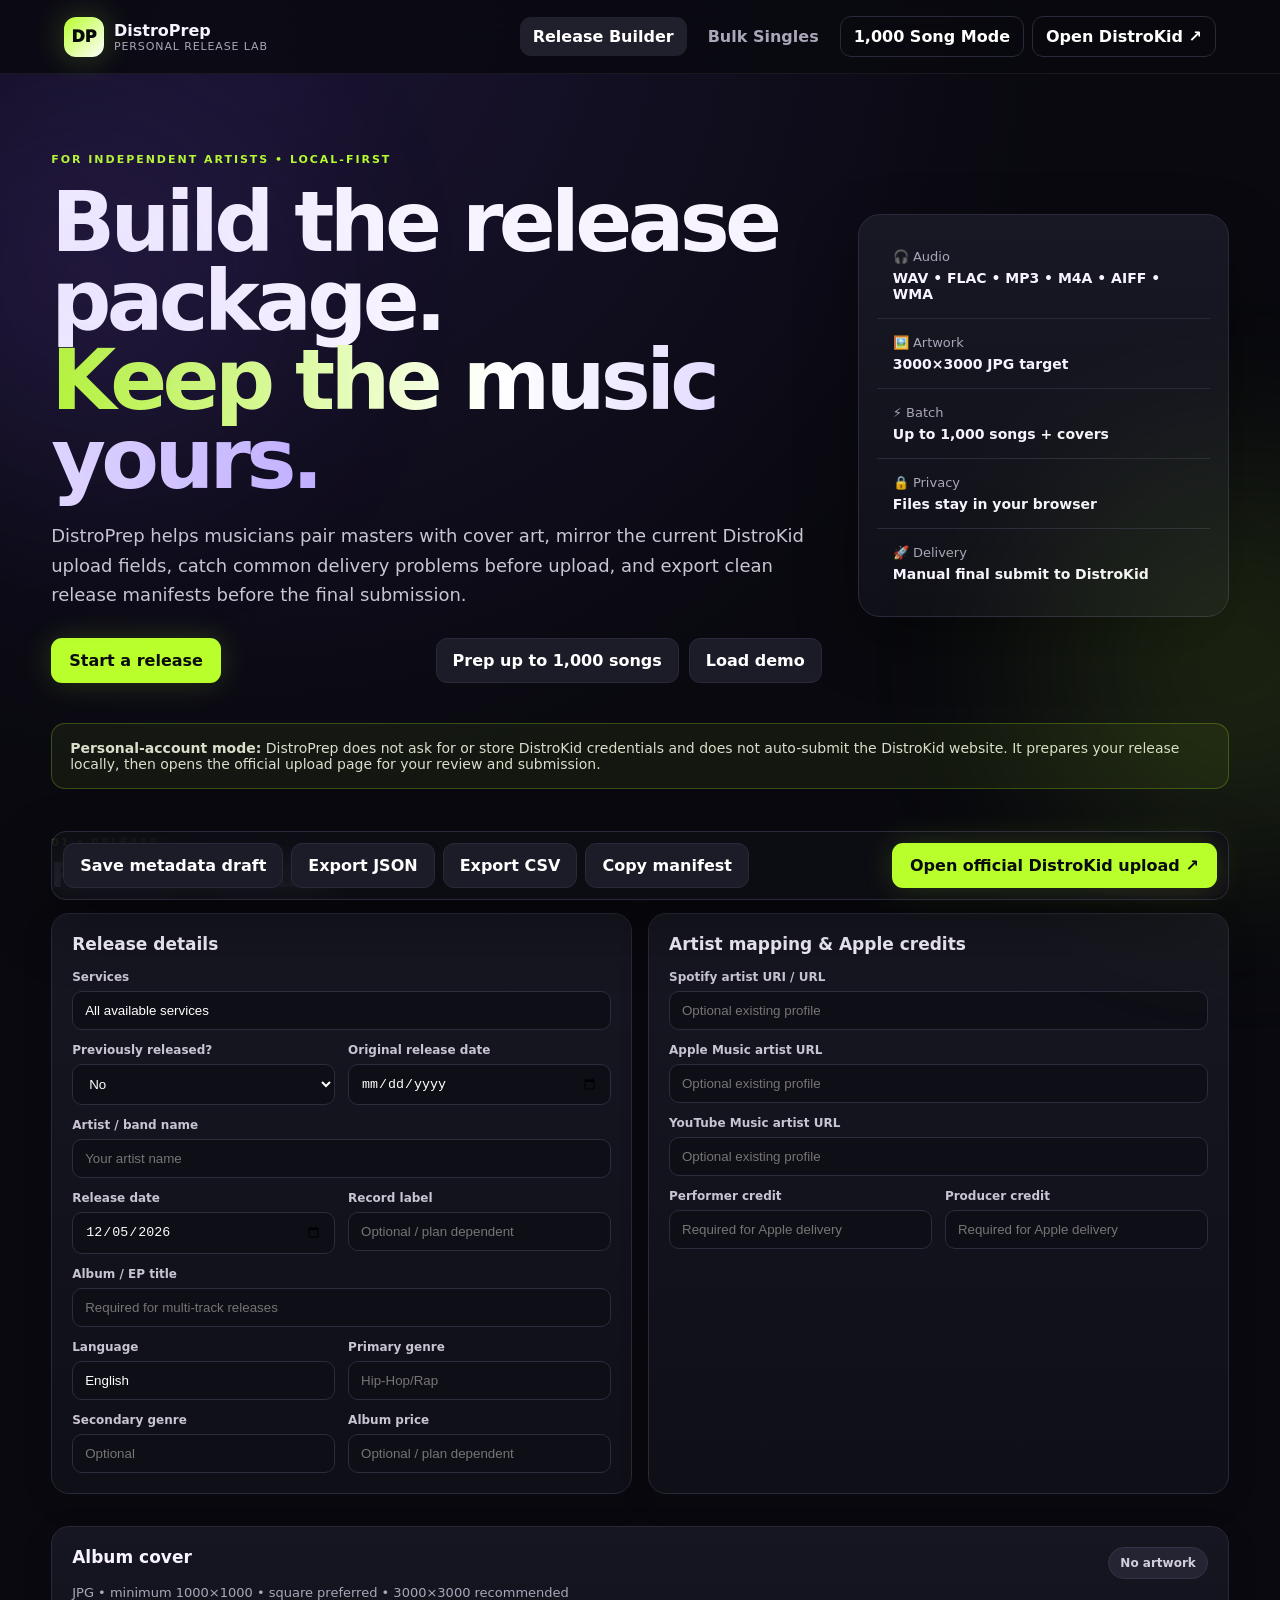
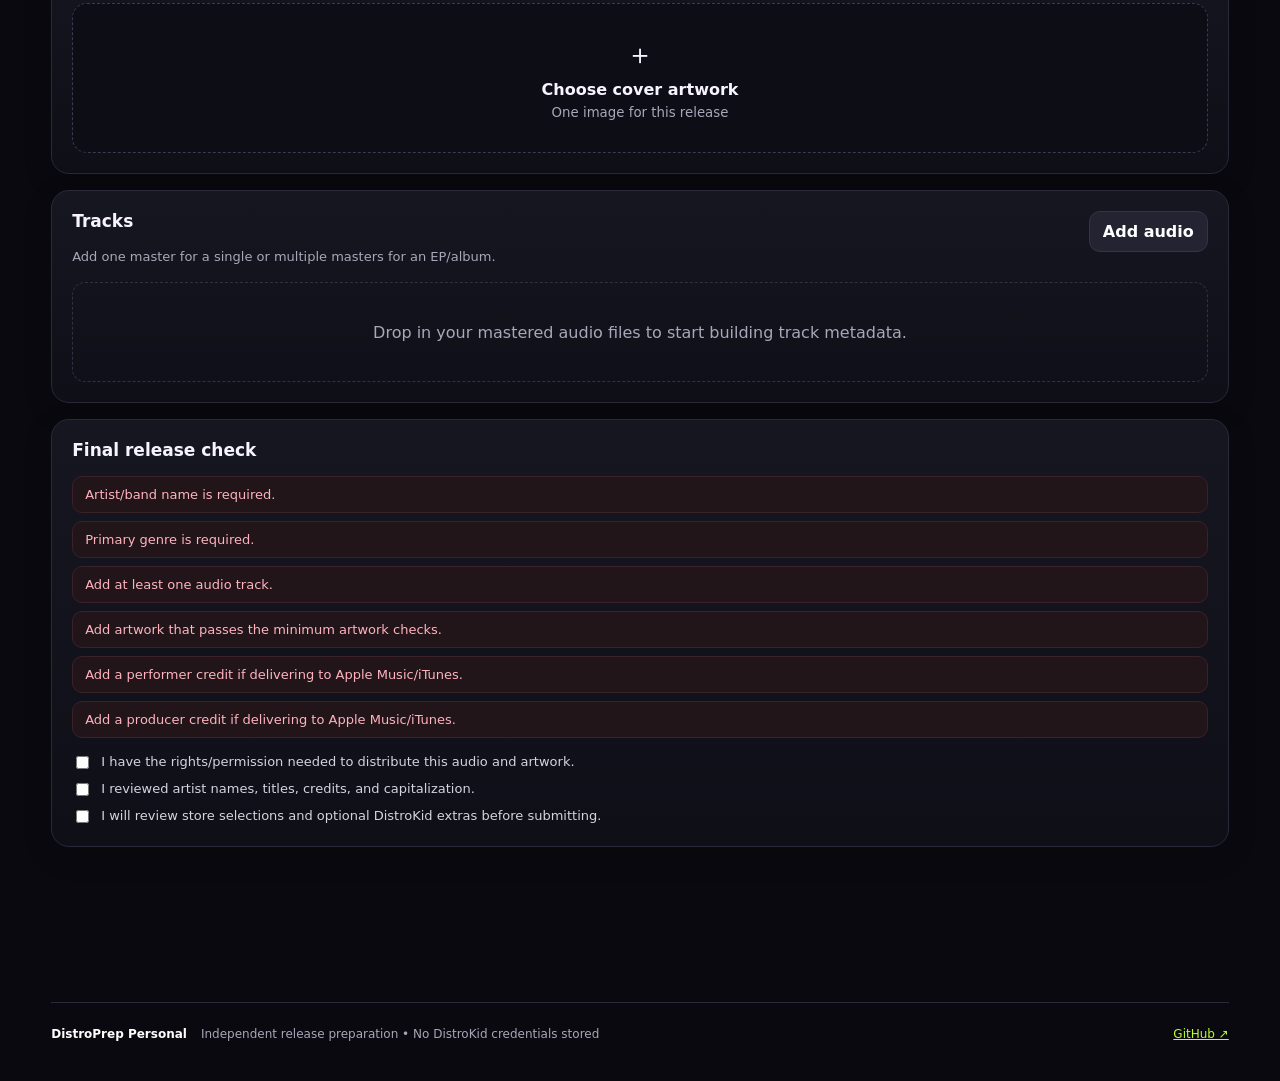
<file: index.html>
<!doctype html>
<html lang="en">
<head>
  <meta charset="utf-8" />
  <meta name="viewport" content="width=device-width, initial-scale=1" />
  <meta name="theme-color" content="#0b0b12" />
  <meta name="description" content="DistroPrep Personal — prepare, validate, pair, and export music releases before submitting them through DistroKid." />
  <title>DistroPrep Personal</title>
  <link rel="stylesheet" href="./styles.css" />
</head>
<body>
  <div class="ambient ambient-a"></div><div class="ambient ambient-b"></div>
  <header class="topbar">
    <a class="brand" href="#top" aria-label="DistroPrep home"><span class="brand-mark">DP</span><span><strong>DistroPrep</strong><small>Personal Release Lab</small></span></a>
    <nav>
      <button class="nav-button active" data-tab="builder">Release Builder</button>
      <button class="nav-button" data-tab="bulk">Bulk Singles</button>
      <a class="ghost-link" href="./bulk1000.html">1,000 Song Mode</a>
      <a class="ghost-link" href="https://distrokid.com/new/" target="_blank" rel="noopener noreferrer">Open DistroKid ↗</a>
    </nav>
  </header>

  <main id="top" class="shell">
    <section class="hero">
      <div>
        <span class="eyebrow">FOR INDEPENDENT ARTISTS • LOCAL-FIRST</span>
        <h1>Build the release package.<br><span>Keep the music yours.</span></h1>
        <p>DistroPrep helps musicians pair masters with cover art, mirror the current DistroKid upload fields, catch common delivery problems before upload, and export clean release manifests before the final submission.</p>
        <div class="hero-actions">
          <button class="primary" data-scroll="#workspace">Start a release</button>
          <a class="secondary button-link" href="./bulk1000.html">Prep up to 1,000 songs</a>
          <button class="secondary" id="load-demo">Load demo</button>
        </div>
      </div>
      <aside class="hero-card">
        <div class="meter-row"><span>🎧 Audio</span><b>WAV • FLAC • MP3 • M4A • AIFF • WMA</b></div>
        <div class="meter-row"><span>🖼️ Artwork</span><b>3000×3000 JPG target</b></div>
        <div class="meter-row"><span>⚡ Batch</span><b>Up to 1,000 songs + covers</b></div>
        <div class="meter-row"><span>🔒 Privacy</span><b>Files stay in your browser</b></div>
        <div class="meter-row"><span>🚀 Delivery</span><b>Manual final submit to DistroKid</b></div>
      </aside>
    </section>

    <section class="notice">
      <strong>Personal-account mode:</strong> DistroPrep does not ask for or store DistroKid credentials and does not auto-submit the DistroKid website. It prepares your release locally, then opens the official upload page for your review and submission.
    </section>

    <section id="workspace" class="workspace">
      <div id="builder-tab" class="tab-panel active">
        <div class="section-heading"><div><span class="eyebrow">01 • RELEASE</span><h2>Release Builder</h2></div><div class="status-chip" id="release-status">Needs setup</div></div>

        <div class="grid two">
          <article class="panel">
            <h3>Release details</h3>
            <div class="form-grid">
              <label class="span-2">Services <input id="services" value="All available services" /></label>
              <label>Previously released?
                <select id="previously-released"><option value="no">No</option><option value="yes">Yes</option></select>
              </label>
              <label>Original release date <input id="original-date" type="date" /></label>
              <label class="span-2">Artist / band name <input id="artist-name" placeholder="Your artist name" /></label>
              <label>Release date <input id="release-date" type="date" /></label>
              <label>Record label <input id="record-label" placeholder="Optional / plan dependent" /></label>
              <label class="span-2">Album / EP title <input id="release-title" placeholder="Required for multi-track releases" /></label>
              <label>Language <input id="language" value="English" /></label>
              <label>Primary genre <input id="primary-genre" placeholder="Hip-Hop/Rap" /></label>
              <label>Secondary genre <input id="secondary-genre" placeholder="Optional" /></label>
              <label>Album price <input id="album-price" placeholder="Optional / plan dependent" /></label>
            </div>
          </article>

          <article class="panel">
            <h3>Artist mapping & Apple credits</h3>
            <div class="form-grid">
              <label class="span-2">Spotify artist URI / URL <input id="spotify-artist" placeholder="Optional existing profile" /></label>
              <label class="span-2">Apple Music artist URL <input id="apple-artist" placeholder="Optional existing profile" /></label>
              <label class="span-2">YouTube Music artist URL <input id="youtube-artist" placeholder="Optional existing profile" /></label>
              <label>Performer credit <input id="performer-credit" placeholder="Required for Apple delivery" /></label>
              <label>Producer credit <input id="producer-credit" placeholder="Required for Apple delivery" /></label>
            </div>
          </article>
        </div>

        <article class="panel upload-panel">
          <div class="panel-title-row"><div><h3>Album cover</h3><p>JPG • minimum 1000×1000 • square preferred • 3000×3000 recommended</p></div><span id="artwork-badge" class="mini-badge">No artwork</span></div>
          <label class="dropzone" id="art-dropzone"><input id="artwork-input" type="file" accept="image/jpeg,image/png" /><span class="drop-icon">＋</span><strong>Choose cover artwork</strong><small>One image for this release</small></label>
          <div id="artwork-preview" class="artwork-preview hidden"></div>
        </article>

        <article class="panel">
          <div class="panel-title-row"><div><h3>Tracks</h3><p>Add one master for a single or multiple masters for an EP/album.</p></div><label class="file-button">Add audio<input id="audio-input" type="file" multiple accept="audio/*,.wav,.flac,.mp3,.m4a,.aiff,.aif,.wma" /></label></div>
          <div id="track-list" class="track-list empty-state"><p>Drop in your mastered audio files to start building track metadata.</p></div>
        </article>

        <article class="panel">
          <h3>Final release check</h3>
          <div id="validation-summary" class="validation-summary"><p>Add release metadata, artwork, and audio to run validation.</p></div>
          <div class="checklist-grid">
            <label><input type="checkbox" id="rights-check" /> I have the rights/permission needed to distribute this audio and artwork.</label>
            <label><input type="checkbox" id="spelling-check" /> I reviewed artist names, titles, credits, and capitalization.</label>
            <label><input type="checkbox" id="stores-check" /> I will review store selections and optional DistroKid extras before submitting.</label>
          </div>
        </article>

        <div class="action-bar">
          <button class="secondary" id="save-draft">Save metadata draft</button>
          <button class="secondary" id="export-json">Export JSON</button>
          <button class="secondary" id="export-csv">Export CSV</button>
          <button class="secondary" id="copy-manifest">Copy manifest</button>
          <a class="primary button-link" href="https://distrokid.com/new/" target="_blank" rel="noopener noreferrer">Open official DistroKid upload ↗</a>
        </div>
      </div>

      <div id="bulk-tab" class="tab-panel">
        <div class="section-heading"><div><span class="eyebrow">02 • BULK</span><h2>Bulk Singles Queue</h2></div><div class="status-chip" id="bulk-status">0 matched</div></div>
        <section class="notice" style="margin-bottom:16px"><strong>Large catalog?</strong> Use the dedicated <a href="./bulk1000.html">1,000 Song Mode</a> for whole-folder intake, previous-release metadata inheritance, smart art matching, filtering, pagination, and manual rematching.</section>
        <div class="grid two">
          <article class="panel">
            <h3>Defaults for every single</h3>
            <div class="form-grid">
              <label class="span-2">Artist / band name <input id="bulk-artist" placeholder="Artist name" /></label>
              <label>Record label <input id="bulk-label" /></label>
              <label>Release date <input id="bulk-date" type="date" /></label>
              <label>Language <input id="bulk-language" value="English" /></label>
              <label>Primary genre <input id="bulk-genre" /></label>
              <label>Songwriter real name(s) <input id="bulk-songwriters" placeholder="Legal names" /></label>
              <label>Producer credit <input id="bulk-producer" /></label>
            </div>
          </article>
          <article class="panel">
            <h3>Filename matching</h3>
            <p class="muted">DistroPrep pairs audio and art by normalized filename. Example: <code>01 Neon Rain.wav</code> matches <code>Neon Rain Cover.jpg</code>.</p>
            <div class="tip-list"><span>✓ track numbers ignored</span><span>✓ “cover” / “artwork” suffixes ignored</span><span>✓ spaces, underscores, and hyphens normalized</span></div>
          </article>
        </div>

        <div class="grid two">
          <article class="panel upload-panel"><h3>1. Add masters</h3><label class="dropzone"><input id="bulk-audio-input" type="file" multiple accept="audio/*,.wav,.flac,.mp3,.m4a,.aiff,.aif,.wma" /><span class="drop-icon">🎵</span><strong>Select multiple audio files</strong></label></article>
          <article class="panel upload-panel"><h3>2. Add covers</h3><label class="dropzone"><input id="bulk-art-input" type="file" multiple accept="image/jpeg,image/png" /><span class="drop-icon">🖼️</span><strong>Select multiple cover files</strong></label></article>
        </div>

        <article class="panel">
          <div class="panel-title-row"><div><h3>Matched release queue</h3><p>Each row becomes one prepared single manifest.</p></div><button class="secondary" id="bulk-export">Export queue JSON</button></div>
          <div id="bulk-list" class="bulk-list empty-state"><p>Add audio and artwork to build the queue.</p></div>
        </article>
      </div>
    </section>
  </main>

  <footer><strong>DistroPrep Personal</strong><span>Independent release preparation • No DistroKid credentials stored</span><a href="https://github.com/sonoxo/distroprep" target="_blank" rel="noopener noreferrer">GitHub ↗</a></footer>

  <template id="track-template">
    <article class="track-card">
      <div class="track-head"><div><span class="track-number"></span><strong class="track-filename"></strong><small class="track-filemeta"></small></div><button class="icon-button remove-track" title="Remove track">×</button></div>
      <div class="form-grid">
        <label class="span-2">Song title <input data-field="title" /></label>
        <label>Additional artist role <select data-field="collabRole"><option value="">None</option><option>Featured artist</option><option>Remixer</option><option>Additional primary artist</option></select></label>
        <label>Additional artist name <input data-field="collabName" /></label>
        <label>Version info <input data-field="version" placeholder="Live, Acoustic, Remix…" /></label>
        <label>Existing ISRC <input data-field="isrc" placeholder="Optional / plan dependent" /></label>
        <label>Songwriter type <select data-field="songwriterType"><option value="original">Original song</option><option value="cover">Cover song</option></select></label>
        <label>Songwriter(s) real name <input data-field="songwriters" /></label>
        <label class="cover-field hidden">Original artist <input data-field="originalArtist" /></label>
        <label class="cover-field hidden">Original song title <input data-field="originalTitle" /></label>
        <label>Explicit lyrics? <select data-field="explicit"><option value="no">No</option><option value="yes">Yes</option></select></label>
        <label>Radio edit? <select data-field="radioEdit"><option value="no">No</option><option value="yes">Yes</option></select></label>
        <label>Instrumental? <select data-field="instrumental"><option value="no">No</option><option value="yes">Yes</option></select></label>
        <label>Apple Digital Master? <select data-field="appleDigitalMaster"><option value="no">No</option><option value="yes">Yes</option></select></label>
        <label>Preview start <input data-field="previewStart" placeholder="e.g. 0:42" /></label>
        <label>Track price <select data-field="trackPrice"><option value="">Default</option><option>$0.69</option><option>$0.99</option><option>$1.29</option></select></label>
      </div>
      <div class="file-validation"></div>
    </article>
  </template>

  <script type="module" src="./app.js"></script>
</body>
</html>
</file>
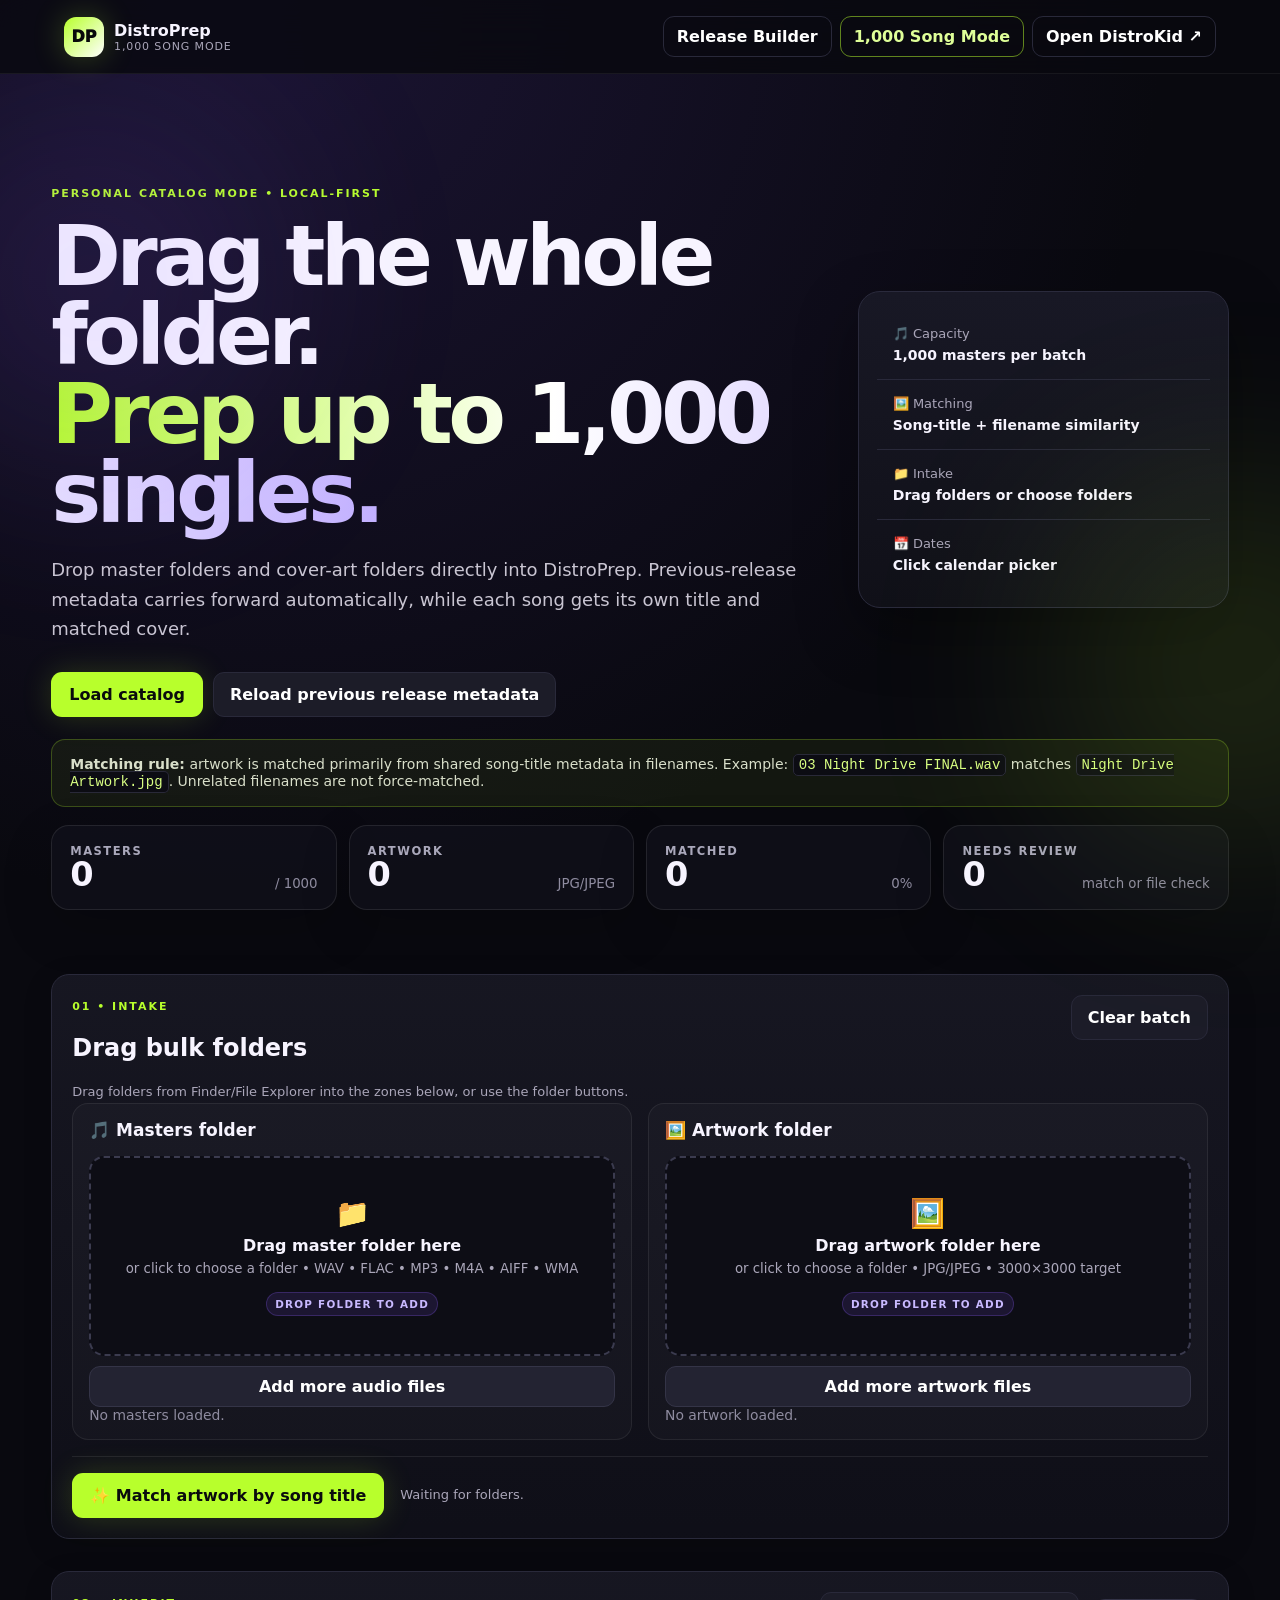
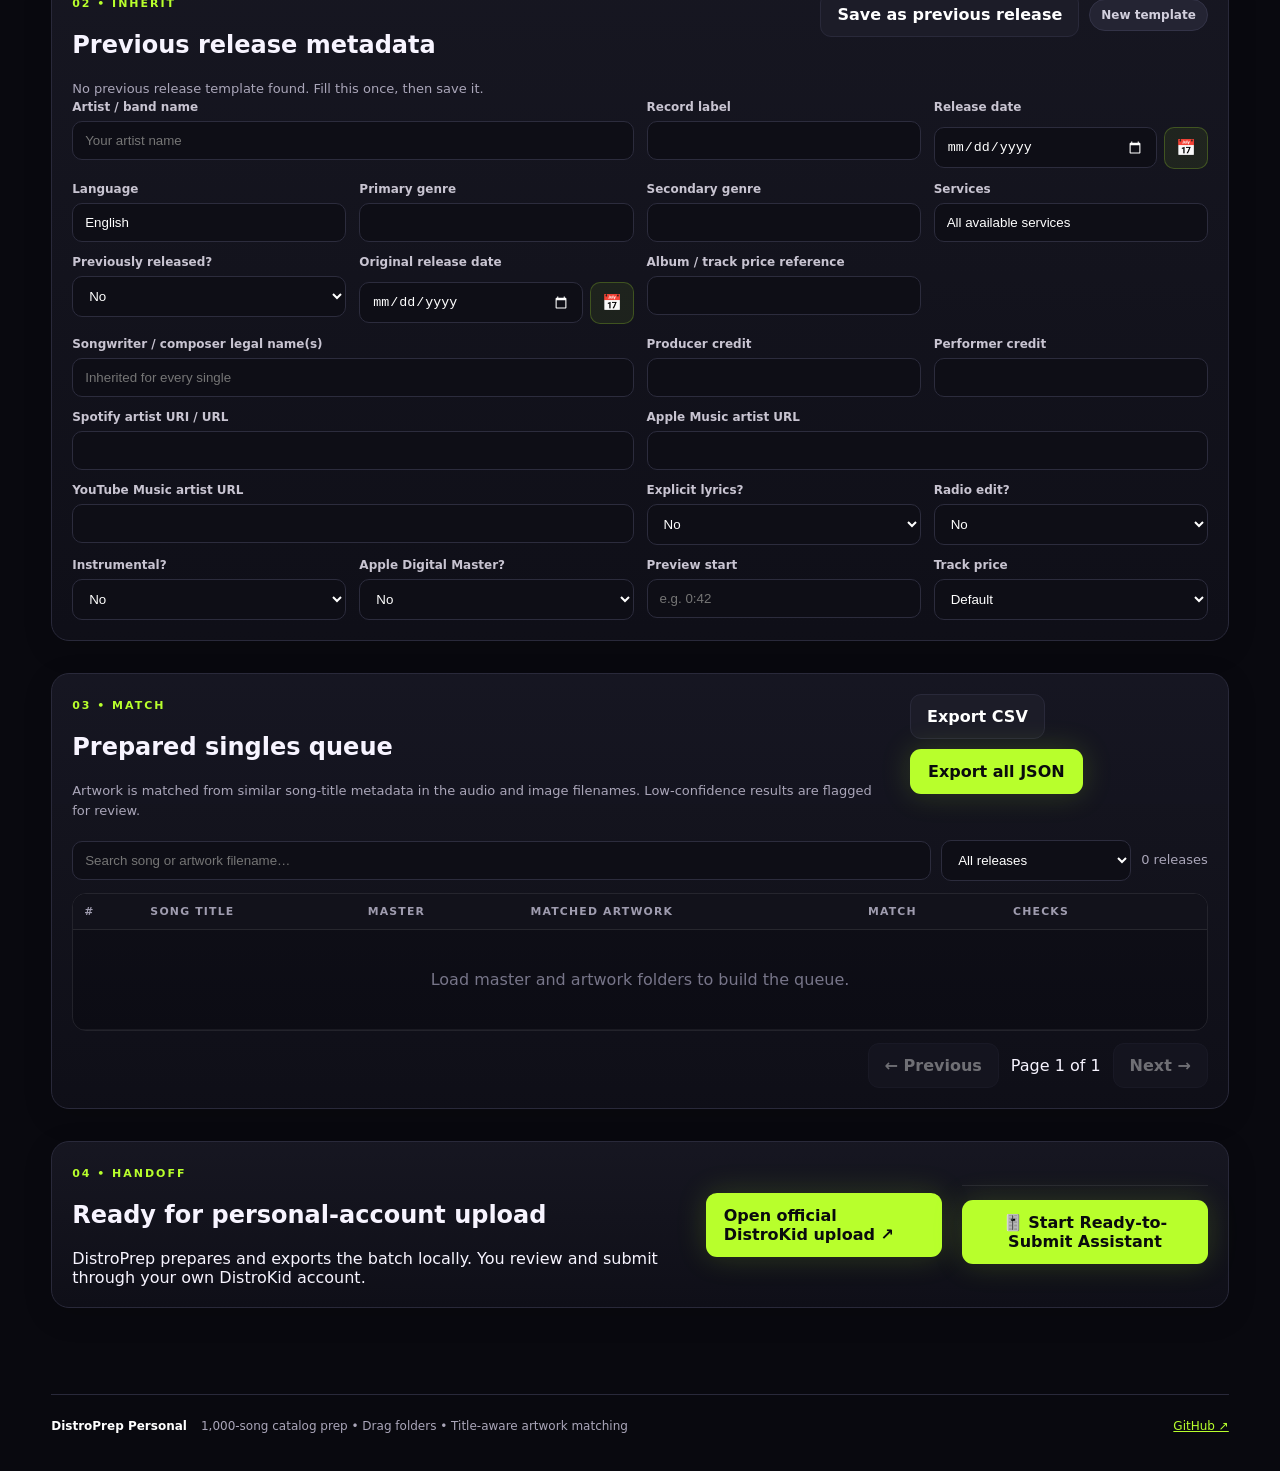
<file: bulk1000.html>
<!doctype html>
<html lang="en">
<head>
  <meta charset="utf-8" />
  <meta name="viewport" content="width=device-width, initial-scale=1" />
  <meta name="theme-color" content="#0b0b12" />
  <meta name="description" content="DistroPrep 1000 Song Mode — drag bulk master and artwork folders, inherit prior release metadata, and smart-match cover filenames to song titles." />
  <title>DistroPrep • 1,000 Song Mode</title>
  <link rel="stylesheet" href="./styles.css" />
  <link rel="stylesheet" href="./bulk1000.css" />
</head>
<body>
  <div class="ambient ambient-a"></div><div class="ambient ambient-b"></div>
  <header class="topbar">
    <a class="brand" href="./index.html" aria-label="DistroPrep home"><span class="brand-mark">DP</span><span><strong>DistroPrep</strong><small>1,000 Song Mode</small></span></a>
    <nav>
      <a class="ghost-link" href="./index.html">Release Builder</a>
      <a class="ghost-link active-link" href="./bulk1000.html">1,000 Song Mode</a>
      <a class="ghost-link" href="https://distrokid.com/new/" target="_blank" rel="noopener noreferrer">Open DistroKid ↗</a>
    </nav>
  </header>

  <main class="shell batch-shell">
    <section class="hero batch-hero">
      <div>
        <span class="eyebrow">PERSONAL CATALOG MODE • LOCAL-FIRST</span>
        <h1>Drag the whole folder.<br><span>Prep up to 1,000 singles.</span></h1>
        <p>Drop master folders and cover-art folders directly into DistroPrep. Previous-release metadata carries forward automatically, while each song gets its own title and matched cover.</p>
        <div class="hero-actions">
          <button class="primary" id="jump-intake">Load catalog</button>
          <button class="secondary" id="load-previous">Reload previous release metadata</button>
        </div>
      </div>
      <aside class="hero-card batch-meter">
        <div class="meter-row"><span>🎵 Capacity</span><b>1,000 masters per batch</b></div>
        <div class="meter-row"><span>🖼️ Matching</span><b>Song-title + filename similarity</b></div>
        <div class="meter-row"><span>📁 Intake</span><b>Drag folders or choose folders</b></div>
        <div class="meter-row"><span>📅 Dates</span><b>Click calendar picker</b></div>
      </aside>
    </section>

    <section class="notice batch-notice">
      <strong>Matching rule:</strong> artwork is matched primarily from shared song-title metadata in filenames. Example: <code>03 Night Drive FINAL.wav</code> matches <code>Night Drive Artwork.jpg</code>. Unrelated filenames are not force-matched.
    </section>

    <section class="batch-stats" aria-label="Batch status">
      <article><span>Masters</span><strong id="stat-audio">0</strong><small>/ 1000</small></article>
      <article><span>Artwork</span><strong id="stat-art">0</strong><small>JPG/JPEG</small></article>
      <article><span>Matched</span><strong id="stat-matched">0</strong><small id="stat-match-rate">0%</small></article>
      <article><span>Needs review</span><strong id="stat-review">0</strong><small>match or file check</small></article>
    </section>

    <section class="workspace batch-workspace">
      <article class="panel" id="intake">
        <div class="panel-title-row">
          <div><span class="eyebrow">01 • INTAKE</span><h2>Drag bulk folders</h2><p>Drag folders from Finder/File Explorer into the zones below, or use the folder buttons.</p></div>
          <button class="secondary" id="clear-batch">Clear batch</button>
        </div>

        <div class="grid two batch-upload-grid">
          <section class="upload-panel compact-upload">
            <h3>🎵 Masters folder</h3>
            <label class="dropzone folder-zone drag-folder-zone" id="audio-drop-zone">
              <input id="audio-folder-input" type="file" webkitdirectory directory multiple />
              <span class="drop-icon">📁</span>
              <strong>Drag master folder here</strong>
              <small>or click to choose a folder • WAV • FLAC • MP3 • M4A • AIFF • WMA</small>
              <span class="drop-hint">DROP FOLDER TO ADD</span>
            </label>
            <label class="file-button wide-file-button">Add more audio files<input id="audio-files-input" type="file" multiple accept="audio/*,.wav,.flac,.mp3,.m4a,.aiff,.aif,.wma" /></label>
            <p class="intake-message" id="audio-message">No masters loaded.</p>
          </section>

          <section class="upload-panel compact-upload">
            <h3>🖼️ Artwork folder</h3>
            <label class="dropzone folder-zone drag-folder-zone" id="art-drop-zone">
              <input id="art-folder-input" type="file" webkitdirectory directory multiple />
              <span class="drop-icon">🖼️</span>
              <strong>Drag artwork folder here</strong>
              <small>or click to choose a folder • JPG/JPEG • 3000×3000 target</small>
              <span class="drop-hint">DROP FOLDER TO ADD</span>
            </label>
            <label class="file-button wide-file-button">Add more artwork files<input id="art-files-input" type="file" multiple accept="image/jpeg,.jpg,.jpeg" /></label>
            <p class="intake-message" id="art-message">No artwork loaded.</p>
          </section>
        </div>

        <div class="batch-toolbar">
          <button class="primary" id="smart-match">✨ Match artwork by song title</button>
          <span id="processing-status" class="muted">Waiting for folders.</span>
        </div>
      </article>

      <article class="panel">
        <div class="panel-title-row">
          <div><span class="eyebrow">02 • INHERIT</span><h2>Previous release metadata</h2><p id="template-source">No previous release template found yet.</p></div>
          <div class="template-actions"><button class="secondary" id="save-template">Save as previous release</button><span class="status-chip" id="template-status">Template unlocked</span></div>
        </div>

        <div class="form-grid batch-meta-grid">
          <label class="span-2">Artist / band name <input data-template="artistName" placeholder="Your artist name" /></label>
          <label>Record label <input data-template="recordLabel" /></label>
          <label>Release date
            <span class="date-control"><input id="bulk-release-date" data-template="releaseDate" type="date" /><button type="button" class="calendar-button" data-date-target="bulk-release-date" aria-label="Open release date calendar">📅</button></span>
          </label>
          <label>Language <input data-template="language" value="English" /></label>
          <label>Primary genre <input data-template="primaryGenre" /></label>
          <label>Secondary genre <input data-template="secondaryGenre" /></label>
          <label>Services <input data-template="services" value="All available services" /></label>
          <label>Previously released? <select data-template="previouslyReleased"><option value="false">No</option><option value="true">Yes</option></select></label>
          <label>Original release date
            <span class="date-control"><input id="bulk-original-date" data-template="originalReleaseDate" type="date" /><button type="button" class="calendar-button" data-date-target="bulk-original-date" aria-label="Open original release date calendar">📅</button></span>
          </label>
          <label>Album / track price reference <input data-template="albumPrice" /></label>
          <label class="span-2">Songwriter / composer legal name(s) <input data-template="songwriters" placeholder="Inherited for every single" /></label>
          <label>Producer credit <input data-template="producer" /></label>
          <label>Performer credit <input data-template="performer" /></label>
          <label class="span-2">Spotify artist URI / URL <input data-template="artistMapping.spotify" /></label>
          <label class="span-2">Apple Music artist URL <input data-template="artistMapping.appleMusic" /></label>
          <label class="span-2">YouTube Music artist URL <input data-template="artistMapping.youtubeMusic" /></label>
          <label>Explicit lyrics? <select data-template="explicit"><option value="no">No</option><option value="yes">Yes</option></select></label>
          <label>Radio edit? <select data-template="radioEdit"><option value="no">No</option><option value="yes">Yes</option></select></label>
          <label>Instrumental? <select data-template="instrumental"><option value="no">No</option><option value="yes">Yes</option></select></label>
          <label>Apple Digital Master? <select data-template="appleDigitalMaster"><option value="no">No</option><option value="yes">Yes</option></select></label>
          <label>Preview start <input data-template="previewStart" placeholder="e.g. 0:42" /></label>
          <label>Track price <select data-template="trackPrice"><option value="">Default</option><option>$0.69</option><option>$0.99</option><option>$1.29</option></select></label>
        </div>
      </article>

      <article class="panel queue-panel">
        <div class="panel-title-row queue-heading">
          <div><span class="eyebrow">03 • MATCH</span><h2>Prepared singles queue</h2><p>Artwork is matched from similar song-title metadata in the audio and image filenames. Low-confidence results are flagged for review.</p></div>
          <div class="queue-export-actions"><button class="secondary" id="export-csv">Export CSV</button><button class="primary" id="export-json">Export all JSON</button></div>
        </div>

        <div class="queue-controls">
          <input id="queue-search" type="search" placeholder="Search song or artwork filename…" />
          <select id="queue-filter"><option value="all">All releases</option><option value="matched">Matched</option><option value="review">Needs review</option><option value="unmatched">Unmatched</option></select>
          <span class="muted" id="queue-count">0 releases</span>
        </div>

        <div class="queue-table-wrap">
          <table class="queue-table">
            <thead><tr><th>#</th><th>Song title</th><th>Master</th><th>Matched artwork</th><th>Match</th><th>Checks</th><th></th></tr></thead>
            <tbody id="queue-body"><tr><td colspan="7" class="queue-empty">Drag master and artwork folders above to build the queue.</td></tr></tbody>
          </table>
        </div>
        <div class="pagination"><button class="secondary" id="page-prev">← Previous</button><span id="page-label">Page 1</span><button class="secondary" id="page-next">Next →</button></div>
      </article>

      <article class="panel final-panel">
        <div><span class="eyebrow">04 • HANDOFF</span><h2>Ready for personal-account upload</h2><p>DistroPrep prepares and exports the batch locally. You review and submit through your own DistroKid account.</p></div>
        <a class="primary button-link" href="https://distrokid.com/new/" target="_blank" rel="noopener noreferrer">Open official DistroKid upload ↗</a>
      </article>
    </section>
  </main>

  <dialog id="art-dialog" class="art-dialog">
    <form method="dialog" class="art-dialog-card">
      <div class="panel-title-row"><div><h3>Choose artwork</h3><p id="art-dialog-song">Manual match</p></div><button class="icon-button" value="cancel" aria-label="Close">×</button></div>
      <input id="art-dialog-search" type="search" placeholder="Search artwork filenames…" autofocus />
      <div id="art-dialog-list" class="art-dialog-list"></div>
    </form>
  </dialog>

  <footer><strong>DistroPrep Personal</strong><span>1,000-song catalog prep • Drag folders • Title-aware artwork matching</span><a href="https://github.com/sonoxo/distroprep" target="_blank" rel="noopener noreferrer">GitHub ↗</a></footer>
  <script type="module" src="./bulk1000.mjs"></script>
  <script type="module" src="./bulk-enhancements.mjs"></script>
</body>
</html>
</file>
<file: styles.css>
:root{--bg:#09090f;--panel:#11111a;--panel2:#171722;--line:#29293a;--text:#f7f4ff;--muted:#aaa6b9;--accent:#b8ff2c;--accent2:#8c5cff;--danger:#ff647c;--warn:#ffc45b;--ok:#7df5b2;--shadow:0 24px 60px rgba(0,0,0,.35)}
*{box-sizing:border-box}html{scroll-behavior:smooth}body{margin:0;background:radial-gradient(circle at 20% 0%,#1b1433 0,transparent 28%),var(--bg);color:var(--text);font-family:Inter,ui-sans-serif,system-ui,-apple-system,BlinkMacSystemFont,"Segoe UI",sans-serif;min-height:100vh}.ambient{position:fixed;width:380px;height:380px;border-radius:50%;filter:blur(110px);opacity:.12;pointer-events:none}.ambient-a{background:var(--accent2);top:10%;left:-100px}.ambient-b{background:var(--accent);bottom:5%;right:-150px}.topbar{position:sticky;top:0;z-index:20;display:flex;justify-content:space-between;align-items:center;padding:16px clamp(20px,5vw,64px);background:rgba(9,9,15,.82);backdrop-filter:blur(18px);border-bottom:1px solid rgba(255,255,255,.06)}.brand{display:flex;gap:10px;align-items:center;color:var(--text);text-decoration:none}.brand-mark{width:40px;height:40px;border-radius:12px;background:linear-gradient(135deg,var(--accent),#fff);color:#08090b;display:grid;place-items:center;font-weight:950;box-shadow:0 0 32px rgba(184,255,44,.24)}.brand strong{display:block;font-size:16px}.brand small{display:block;color:var(--muted);font-size:11px;letter-spacing:.08em;text-transform:uppercase}.topbar nav{display:flex;gap:8px;align-items:center}.nav-button,.ghost-link,.primary,.secondary,.file-button,.button-link,.icon-button{border:0;border-radius:11px;font:inherit;font-weight:800;cursor:pointer;text-decoration:none}.nav-button{background:transparent;color:var(--muted);padding:10px 13px}.nav-button.active{background:#20202c;color:#fff}.ghost-link{color:#fff;padding:10px 13px;border:1px solid var(--line)}.shell{width:min(1200px,92vw);margin:auto}.hero{display:grid;grid-template-columns:1.35fr .65fr;gap:36px;align-items:center;padding:74px 0 40px}.eyebrow{font-size:11px;letter-spacing:.18em;text-transform:uppercase;color:var(--accent);font-weight:900}.hero h1{font-size:clamp(44px,7vw,84px);line-height:.94;letter-spacing:-.055em;margin:16px 0 22px}.hero h1 span{background:linear-gradient(90deg,var(--accent),#fff 48%,#c2b0ff);-webkit-background-clip:text;background-clip:text;color:transparent}.hero p{font-size:18px;line-height:1.65;color:#c9c5d2;max-width:760px}.hero-actions{display:flex;gap:10px;margin-top:28px}.primary{background:var(--accent);color:#0a0b0d;padding:13px 18px;box-shadow:0 0 30px rgba(184,255,44,.17)}.secondary{background:#1c1c28;color:#fff;padding:12px 16px;border:1px solid var(--line)}.primary:hover,.secondary:hover,.ghost-link:hover{transform:translateY(-1px)}.hero-card{background:linear-gradient(180deg,#181825,#101018);border:1px solid #2a2a3c;border-radius:22px;padding:18px;box-shadow:var(--shadow)}.meter-row{display:flex;flex-direction:column;gap:6px;padding:16px;border-bottom:1px solid var(--line)}.meter-row:last-child{border-bottom:0}.meter-row span{color:var(--muted);font-size:13px}.meter-row b{font-size:14px}.notice{padding:16px 18px;border:1px solid rgba(184,255,44,.24);background:rgba(184,255,44,.06);border-radius:14px;color:#d9dfca;font-size:14px}.workspace{padding:42px 0 70px}.tab-panel{display:none}.tab-panel.active{display:block}.section-heading{display:flex;justify-content:space-between;align-items:end;margin-bottom:18px}.section-heading h2{font-size:34px;margin:5px 0 0;letter-spacing:-.03em}.status-chip,.mini-badge{border-radius:999px;padding:8px 11px;font-size:12px;font-weight:900;background:#242433;color:#d2cfdd;border:1px solid #333347}.status-chip.ok,.mini-badge.ok{background:rgba(125,245,178,.10);border-color:rgba(125,245,178,.28);color:var(--ok)}.status-chip.bad,.mini-badge.bad{background:rgba(255,100,124,.1);border-color:rgba(255,100,124,.28);color:#ff9aac}.grid{display:grid;gap:16px;margin-bottom:16px}.grid.two{grid-template-columns:1fr 1fr}.panel{background:linear-gradient(180deg,rgba(23,23,34,.96),rgba(15,15,24,.98));border:1px solid var(--line);border-radius:18px;padding:20px;box-shadow:0 8px 30px rgba(0,0,0,.14);margin-bottom:16px}.panel h3{margin:0 0 16px;font-size:17px}.panel p{margin:0}.panel-title-row{display:flex;justify-content:space-between;gap:20px;align-items:flex-start}.panel-title-row p,.muted{color:var(--muted);font-size:13px;line-height:1.6}.form-grid{display:grid;grid-template-columns:1fr 1fr;gap:13px}.form-grid label{display:flex;flex-direction:column;gap:7px;font-size:12px;font-weight:800;color:#c8c4d1}.form-grid .span-2{grid-column:span 2}input,select{width:100%;background:#0e0e16;color:#fff;border:1px solid #2c2c3d;border-radius:10px;padding:11px 12px;outline:none}input:focus,select:focus{border-color:#6c5a9b;box-shadow:0 0 0 3px rgba(140,92,255,.1)}.dropzone{min-height:150px;border:1.5px dashed #3b3b4f;border-radius:15px;display:flex;flex-direction:column;gap:6px;align-items:center;justify-content:center;text-align:center;cursor:pointer;background:#0d0d15}.dropzone:hover{border-color:var(--accent2);background:#11111c}.dropzone input,.file-button input{display:none}.drop-icon{font-size:28px}.dropzone small{color:var(--muted)}.artwork-preview{display:flex;gap:16px;margin-top:16px;align-items:center}.artwork-preview img{width:120px;height:120px;object-fit:cover;border-radius:13px;border:1px solid var(--line)}.hidden{display:none!important}.file-button{display:inline-flex;background:#232332;border:1px solid #343447;color:#fff;padding:10px 13px}.track-list{display:grid;gap:12px;margin-top:14px}.empty-state{min-height:100px;display:grid;place-items:center;color:var(--muted);border:1px dashed #313143;border-radius:13px;padding:20px;text-align:center}.track-card{background:#0d0d15;border:1px solid #29293a;border-radius:14px;padding:16px}.track-head{display:flex;justify-content:space-between;gap:14px;align-items:center;margin-bottom:14px}.track-head>div{display:grid;grid-template-columns:auto 1fr;gap:2px 10px;align-items:center}.track-number{grid-row:span 2;width:34px;height:34px;border-radius:10px;background:#20202e;display:grid;place-items:center;color:var(--accent);font-weight:950}.track-filename{font-size:13px}.track-filemeta{color:var(--muted)}.icon-button{width:32px;height:32px;background:#22151a;color:#ff9eac;border:1px solid #43232c;font-size:20px}.file-validation{display:flex;flex-wrap:wrap;gap:6px;margin-top:12px}.pill{font-size:11px;border-radius:999px;padding:6px 8px;background:#232331;color:#c9c5d2}.pill.ok{color:var(--ok);background:rgba(125,245,178,.08)}.pill.warn{color:var(--warn);background:rgba(255,196,91,.08)}.pill.bad{color:#ff91a3;background:rgba(255,100,124,.08)}.validation-summary{display:grid;gap:8px;margin-bottom:16px}.validation-summary .issue{padding:10px 12px;border-radius:10px;background:#21151a;color:#ffb3bf;font-size:13px;border:1px solid #3a212a}.validation-summary .success{padding:12px;border-radius:10px;background:rgba(125,245,178,.08);color:var(--ok);border:1px solid rgba(125,245,178,.22);font-weight:800}.checklist-grid{display:grid;gap:9px}.checklist-grid label{display:flex;gap:9px;align-items:flex-start;color:#d7d3dd;font-size:13px}.checklist-grid input{width:auto;margin-top:2px}.action-bar{position:sticky;bottom:18px;display:flex;gap:8px;flex-wrap:wrap;background:rgba(13,13,21,.88);border:1px solid var(--line);backdrop-filter:blur(16px);padding:11px;border-radius:15px;box-shadow:var(--shadow);z-index:10}.button-link{display:inline-flex;align-items:center;margin-left:auto}.tip-list{display:flex;flex-direction:column;gap:7px;margin-top:16px;color:#d8d4df;font-size:13px}.bulk-list{display:grid;gap:10px}.bulk-row{display:grid;grid-template-columns:48px 1.2fr 1fr auto;gap:12px;align-items:center;background:#0d0d15;border:1px solid var(--line);padding:11px;border-radius:13px}.bulk-thumb{width:48px;height:48px;border-radius:9px;object-fit:cover;background:#1d1d2a}.bulk-row small{display:block;color:var(--muted);margin-top:4px}.bulk-actions{display:flex;gap:6px}.bulk-actions a,.bulk-actions button{font-size:11px;padding:8px 9px;border-radius:8px;border:1px solid #333347;background:#20202d;color:#fff;text-decoration:none;cursor:pointer}code{background:#0c0c13;border:1px solid #292938;padding:2px 5px;border-radius:5px;color:#d9ff83}footer{width:min(1200px,92vw);margin:0 auto 40px;border-top:1px solid var(--line);padding-top:24px;display:flex;gap:14px;align-items:center;color:var(--muted);font-size:12px}footer strong{color:#fff}footer a{margin-left:auto;color:var(--accent)}
@media(max-width:850px){.hero,.grid.two{grid-template-columns:1fr}.hero{padding-top:46px}.topbar{align-items:flex-start}.topbar nav{flex-wrap:wrap;justify-content:flex-end}.ghost-link{display:none}.form-grid{grid-template-columns:1fr}.form-grid .span-2{grid-column:span 1}.bulk-row{grid-template-columns:42px 1fr}.bulk-row>:nth-child(3),.bulk-actions{grid-column:2}.button-link{margin-left:0}.action-bar{position:static}.hero h1{font-size:48px}footer{flex-wrap:wrap}}
</file>
<file: bulk1000.css>
.batch-shell{padding-top:34px}.batch-hero{min-height:auto;padding-bottom:22px}.batch-notice{margin-bottom:18px}.active-link{border-color:rgba(184,255,44,.5)!important;color:#dfff98!important}.batch-meter{min-width:330px}.batch-stats{display:grid;grid-template-columns:repeat(4,minmax(0,1fr));gap:12px;margin:16px 0 22px}.batch-stats article{background:rgba(17,17,26,.82);border:1px solid rgba(255,255,255,.09);border-radius:18px;padding:18px;display:grid;grid-template-columns:1fr auto;align-items:end;box-shadow:0 18px 50px rgba(0,0,0,.18)}.batch-stats span{grid-column:1/-1;text-transform:uppercase;font-size:.72rem;letter-spacing:.13em;color:#aaa8bb;font-weight:800}.batch-stats strong{font-size:2.1rem;line-height:1;color:#f7f4ff}.batch-stats small{color:#8f8ca0}.batch-workspace{display:grid;gap:16px}.batch-upload-grid{align-items:stretch}.compact-upload{background:rgba(255,255,255,.025);border:1px solid rgba(255,255,255,.07);border-radius:16px;padding:16px}.folder-zone{min-height:200px;position:relative;transition:transform .18s ease,border-color .18s ease,background .18s ease,box-shadow .18s ease}.drag-folder-zone{border-style:dashed;border-width:2px}.drag-folder-zone.is-dragover{transform:translateY(-2px);border-color:#b8ff2c;background:rgba(184,255,44,.08);box-shadow:0 0 0 4px rgba(184,255,44,.08),0 20px 50px rgba(0,0,0,.25)}.drag-folder-zone.is-processing{opacity:.78}.drop-hint{display:inline-flex;margin-top:10px;padding:5px 8px;border-radius:999px;background:rgba(140,92,255,.12);border:1px solid rgba(140,92,255,.25);font-size:.65rem;letter-spacing:.12em;font-weight:900;color:#c9b9ff}.is-dragover .drop-hint{background:rgba(184,255,44,.14);border-color:rgba(184,255,44,.35);color:#dfff98}.wide-file-button{margin-top:10px;display:flex;justify-content:center}.intake-message{margin:10px 0 0;color:#8f8ca0;font-size:.87rem}.batch-toolbar{display:flex;gap:16px;align-items:center;flex-wrap:wrap;margin-top:16px;padding-top:16px;border-top:1px solid rgba(255,255,255,.08)}.template-actions,.queue-export-actions{display:flex;gap:10px;align-items:center;flex-wrap:wrap}.batch-meta-grid{grid-template-columns:repeat(4,minmax(0,1fr))}.batch-meta-grid .span-2{grid-column:span 2}.date-control{display:grid;grid-template-columns:1fr auto;gap:7px;align-items:center;margin-top:6px}.date-control input{margin-top:0!important}.calendar-button{height:42px;min-width:44px;border-radius:10px;border:1px solid rgba(184,255,44,.22);background:rgba(184,255,44,.07);color:#f7f4ff;cursor:pointer;font-size:1rem}.calendar-button:hover{border-color:rgba(184,255,44,.55);background:rgba(184,255,44,.12)}input[type=date]{cursor:pointer;color-scheme:dark}.queue-panel{overflow:hidden}.queue-heading{gap:20px}.queue-controls{display:grid;grid-template-columns:minmax(260px,1fr) 190px auto;gap:10px;align-items:center;margin:18px 0 12px}.queue-controls input,.queue-controls select{width:100%}.queue-table-wrap{overflow:auto;border:1px solid rgba(255,255,255,.08);border-radius:14px;max-height:760px}.queue-table{width:100%;border-collapse:collapse;min-width:1120px;background:rgba(7,7,12,.35)}.queue-table th{position:sticky;top:0;z-index:2;text-align:left;background:#12121b;color:#9f9caf;text-transform:uppercase;font-size:.68rem;letter-spacing:.11em;padding:11px;border-bottom:1px solid rgba(255,255,255,.1)}.queue-table td{padding:10px 11px;border-bottom:1px solid rgba(255,255,255,.06);vertical-align:top}.queue-table tr:hover td{background:rgba(255,255,255,.018)}.queue-table input.title-edit{min-width:180px;padding:8px 9px;font-weight:800}.file-stack{display:grid;gap:3px;max-width:230px}.file-stack strong{font-size:.82rem;white-space:nowrap;overflow:hidden;text-overflow:ellipsis}.file-stack small{font-size:.72rem;color:#777589;white-space:nowrap;overflow:hidden;text-overflow:ellipsis}.match-badge,.check-badge{display:inline-flex;align-items:center;gap:5px;border-radius:999px;padding:5px 8px;font-size:.7rem;font-weight:900;white-space:nowrap}.match-badge.exact,.match-badge.high,.check-badge.ok{background:rgba(125,245,178,.13);color:#7df5b2;border:1px solid rgba(125,245,178,.25)}.match-badge.medium{background:rgba(184,255,44,.12);color:#dfff98;border:1px solid rgba(184,255,44,.24)}.match-badge.review,.check-badge.warn{background:rgba(255,190,92,.12);color:#ffc66d;border:1px solid rgba(255,190,92,.25)}.match-badge.unmatched,.check-badge.bad{background:rgba(255,94,125,.12);color:#ff7e9a;border:1px solid rgba(255,94,125,.25)}.row-actions{display:flex;gap:6px;white-space:nowrap}.row-actions button,.row-actions a{font-size:.74rem;padding:7px 9px;border-radius:9px}.queue-empty{text-align:center!important;padding:40px!important;color:#777589}.pagination{display:flex;justify-content:flex-end;align-items:center;gap:12px;margin-top:12px}.pagination button:disabled{opacity:.4;cursor:not-allowed}.final-panel{display:flex;justify-content:space-between;gap:20px;align-items:center}.art-dialog{width:min(760px,92vw);border:1px solid rgba(255,255,255,.15);border-radius:20px;padding:0;background:#101018;color:#f7f4ff;box-shadow:0 30px 100px rgba(0,0,0,.6)}.art-dialog::backdrop{background:rgba(0,0,0,.72);backdrop-filter:blur(5px)}.art-dialog-card{padding:20px}.art-dialog-card>input{width:100%;margin:12px 0}.art-dialog-list{display:grid;gap:8px;max-height:55vh;overflow:auto}.art-option{display:grid;grid-template-columns:1fr auto;gap:12px;align-items:center;padding:11px;border:1px solid rgba(255,255,255,.08);border-radius:12px;background:rgba(255,255,255,.025)}.art-option div{min-width:0}.art-option strong,.art-option small{display:block;white-space:nowrap;overflow:hidden;text-overflow:ellipsis}.art-option small{color:#777589;margin-top:3px}.art-option button{padding:7px 10px}.confidence-meter{height:4px;border-radius:999px;background:rgba(255,255,255,.08);overflow:hidden;margin-top:5px;min-width:90px}.confidence-meter i{display:block;height:100%;background:linear-gradient(90deg,#8c5cff,#b8ff2c);width:var(--score)}
@media(max-width:980px){.batch-stats{grid-template-columns:repeat(2,minmax(0,1fr))}.batch-meta-grid{grid-template-columns:repeat(2,minmax(0,1fr))}.queue-controls{grid-template-columns:1fr 160px}.queue-controls .muted{grid-column:1/-1}.final-panel{align-items:flex-start;flex-direction:column}}@media(max-width:620px){.batch-stats{grid-template-columns:1fr 1fr}.batch-meta-grid{grid-template-columns:1fr}.batch-meta-grid .span-2{grid-column:span 1}.queue-controls{grid-template-columns:1fr}.batch-meter{min-width:0}.template-actions,.queue-export-actions{width:100%}.template-actions>* ,.queue-export-actions>*{flex:1}.pagination{justify-content:space-between}.final-panel .button-link{width:100%;text-align:center}}
</file>
